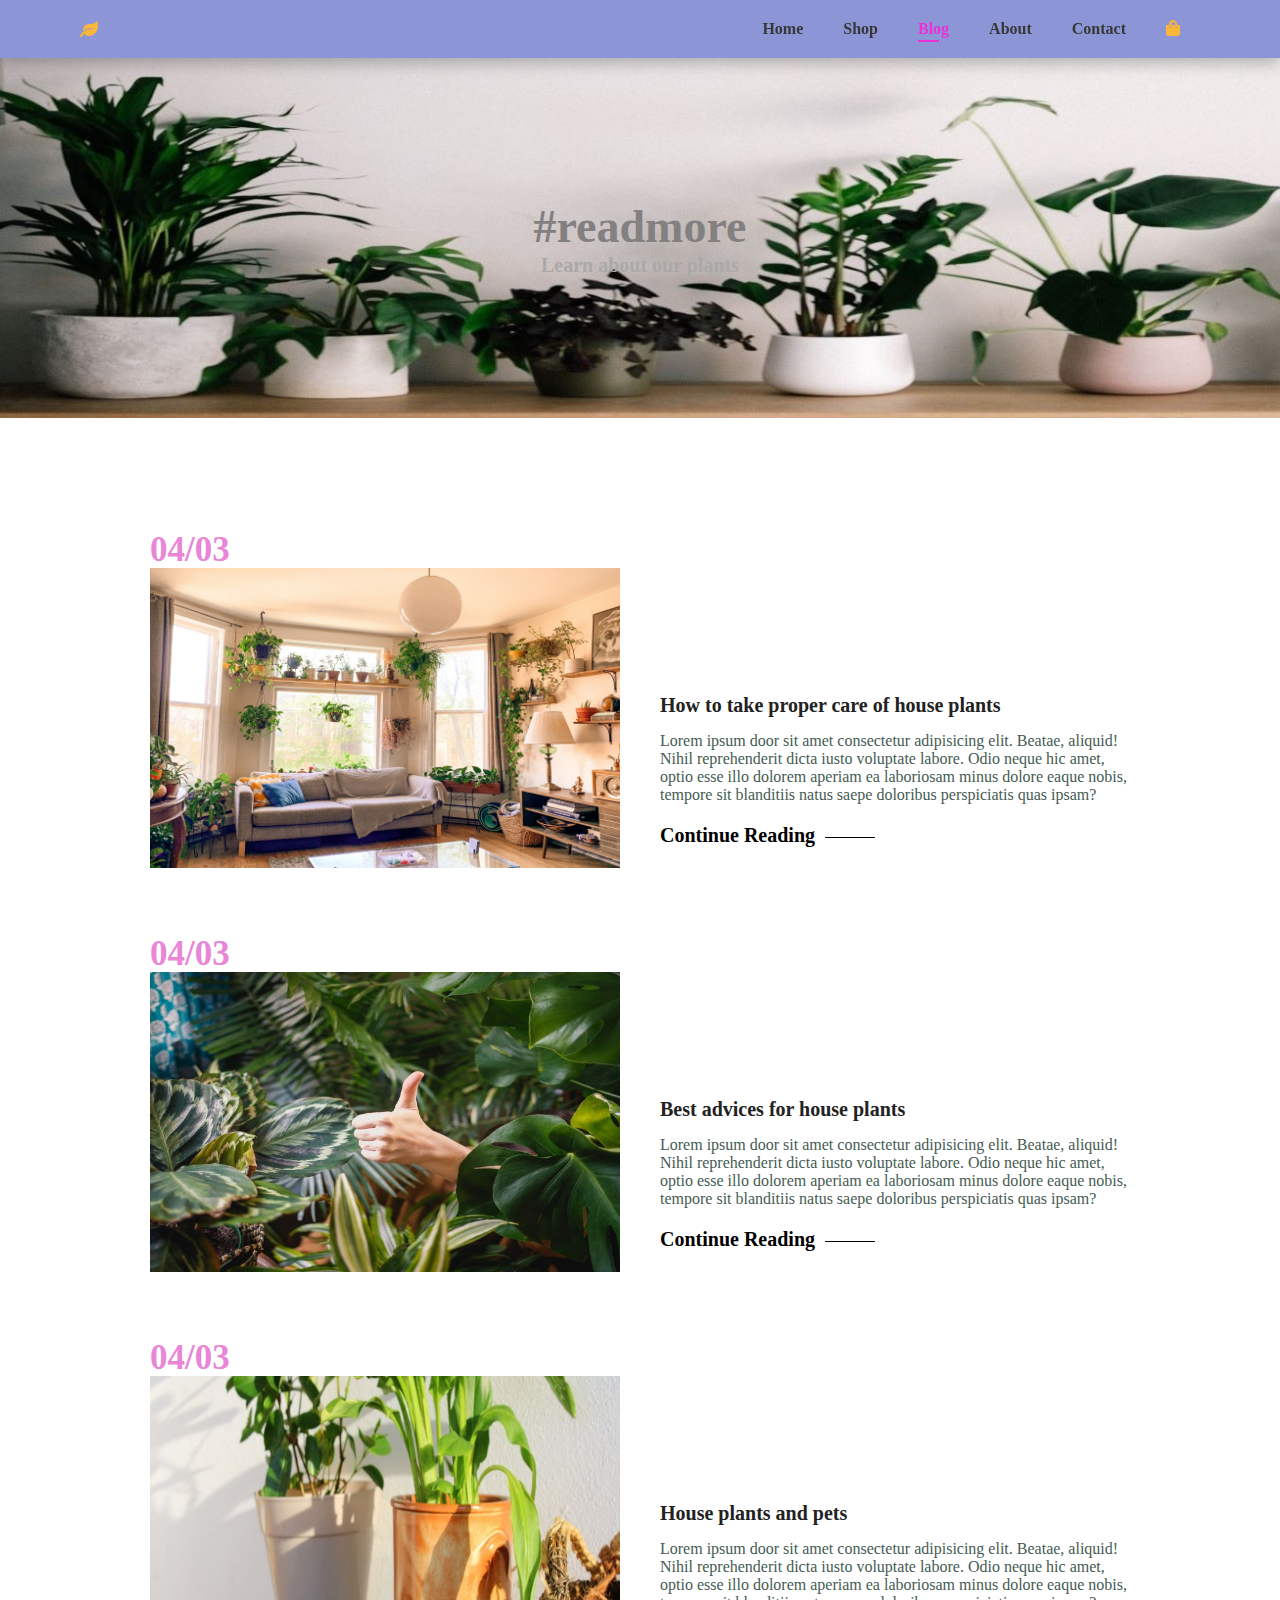
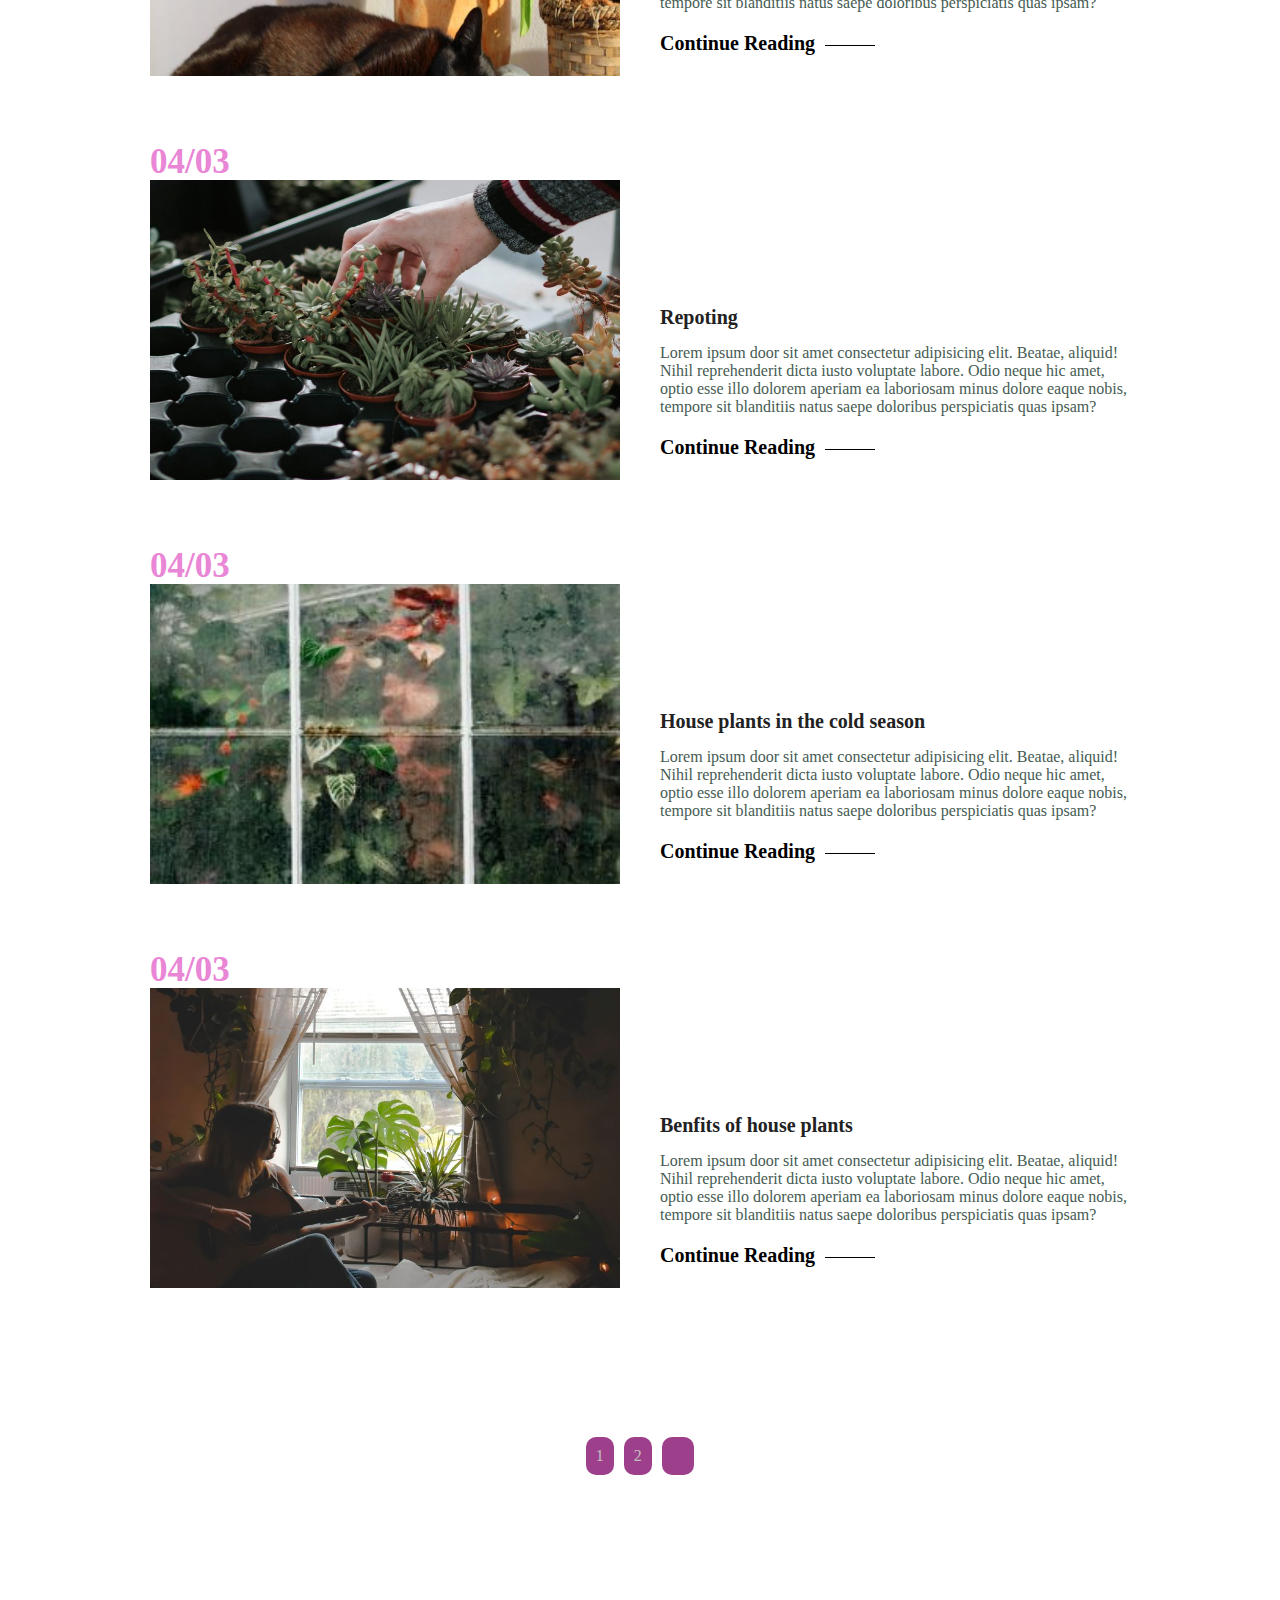
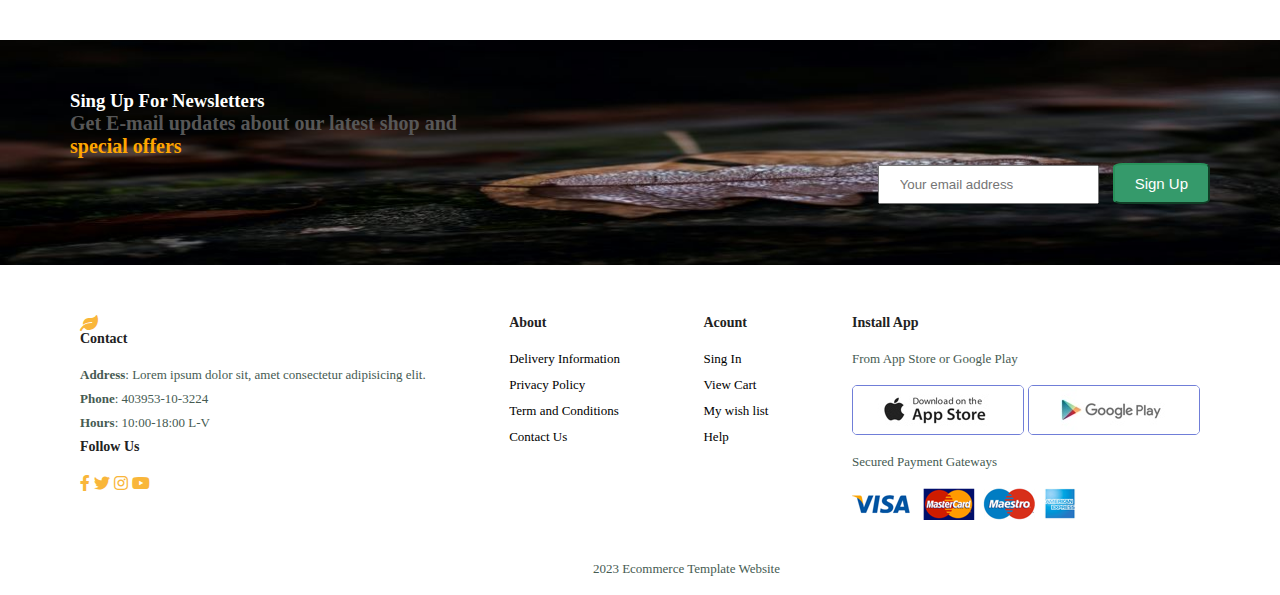
<file: blog.html>
<!DOCTYPE html>
<html lang="en">
<head>
    <meta charset="UTF-8">
    <meta http-equiv="X-UA-Compatible" content="IE=edge">
    <meta name="viewport" content="width=device-width, initial-scale=1.0">
    <link rel="stylesheet" href="style.css">
    <link rel="stylesheet" href="shop.css">
    <link rel="stylesheet" href="https://fonts.googleapis.com/css2?family=Material+Symbols+Outlined:opsz,wght,FILL,GRAD@20..48,100..700,0..1,-50..200" />

    
    <link href="http://cdnjs.cloudflare.com/ajax/libs/font-awesome/4.3.0/css/font-awesome.css" 
  rel="stylesheet"  type='text/css'>
  <link href="//maxcdn.bootstrapcdn.com/font-awesome/4.1.0/css/font-awesome.min.css" rel="stylesheet">
    <link rel="stylesheet" href="https://pro.fontawesome.com/releases/v5.10.0/css/all.css" />
    <title>Document</title>
</head>
<body>
    <section id="header">
        <i class="fa fa-leaf" aria-hidden="true"></i>
    <div> 
        <ul id="navbar">
            <li><a href="index.html">Home</a></li>
            <li><a href="shop.html">Shop</a></li>
            <li><a class="active" href="blog.html">Blog</a></li>
            <li><a href="about.html">About</a></li>
            <li><a href="contact.html">Contact</a></li>
            <li id="lg-bag"><a href="cart.html"><i class="fa fa-shopping-bag" aria-hidden="true"></i></a></li>
            <a href="#" id="close"><i class="far fa-times"></i></a>
        </ul>
    </div>

    <div id="mobile">
        <a href="cart.html"><i class="fa fa-shopping-bag" aria-hidden="true"></i></a>
        <i id="bar" class="fas fa-outdent"></i>
        

    </div>
    </section>


    <section id="blog-header" >
            <h2>#readmore</h2>
            
            <h4>Learn about our plants</h4>
            
    </section>

<section id="blog">
    <div class="blog-box">
        <div class="blog-img">
        <img src="img2/Build-and-Deploy-Ecommerce-Website-main/img/blog/b1.jpg">
        </div>
        <div class="blog-details">
        <h4>How to take proper care of house plants</h4>
        <p>Lorem ipsum door sit amet consectetur adipisicing elit. Beatae, aliquid! Nihil reprehenderit dicta iusto voluptate labore. Odio neque hic amet, optio esse illo dolorem aperiam ea laboriosam minus dolore eaque nobis, tempore sit blanditiis natus saepe doloribus perspiciatis quas ipsam?</p>
        <a href="#">Continue Reading</a>
        </div>
    
    <h1>04/03</h1>
    </div>
    <div class="blog-box">
        <div class="blog-img">
        <img src="img2/Build-and-Deploy-Ecommerce-Website-main/img/blog/b2.jpg">
        </div>
        <div class="blog-details">
        <h4>Best advices for house plants</h4>
        <p>Lorem ipsum door sit amet consectetur adipisicing elit. Beatae, aliquid! Nihil reprehenderit dicta iusto voluptate labore. Odio neque hic amet, optio esse illo dolorem aperiam ea laboriosam minus dolore eaque nobis, tempore sit blanditiis natus saepe doloribus perspiciatis quas ipsam?</p>
        <a href="#">Continue Reading</a>
        </div>
    
    <h1>04/03</h1>
    </div>
    <div class="blog-box">
        <div class="blog-img">
        <img src="img2/Build-and-Deploy-Ecommerce-Website-main/img/blog/b3.jpg">
        </div>
        <div class="blog-details">
        <h4>House plants and pets</h4>
        <p>Lorem ipsum door sit amet consectetur adipisicing elit. Beatae, aliquid! Nihil reprehenderit dicta iusto voluptate labore. Odio neque hic amet, optio esse illo dolorem aperiam ea laboriosam minus dolore eaque nobis, tempore sit blanditiis natus saepe doloribus perspiciatis quas ipsam?</p>
        <a href="#">Continue Reading</a>
        </div>
    
    <h1>04/03</h1>
    </div>
    <div class="blog-box">
        <div class="blog-img">
        <img src="img2/Build-and-Deploy-Ecommerce-Website-main/img/blog/b4.jpg">
        </div>
        <div class="blog-details">
        <h4>Repoting</h4>
        <p>Lorem ipsum door sit amet consectetur adipisicing elit. Beatae, aliquid! Nihil reprehenderit dicta iusto voluptate labore. Odio neque hic amet, optio esse illo dolorem aperiam ea laboriosam minus dolore eaque nobis, tempore sit blanditiis natus saepe doloribus perspiciatis quas ipsam?</p>
        <a href="#">Continue Reading</a>
        </div>
    
    <h1>04/03</h1>
    </div>
    <div class="blog-box">
        <div class="blog-img">
        <img src="img2/Build-and-Deploy-Ecommerce-Website-main/img/blog/b5.jpg">
        </div>
        <div class="blog-details">
        <h4>House plants in the cold season</h4>
        <p>Lorem ipsum door sit amet consectetur adipisicing elit. Beatae, aliquid! Nihil reprehenderit dicta iusto voluptate labore. Odio neque hic amet, optio esse illo dolorem aperiam ea laboriosam minus dolore eaque nobis, tempore sit blanditiis natus saepe doloribus perspiciatis quas ipsam?</p>
        <a href="#">Continue Reading</a>
        </div>
    
    <h1>04/03</h1>
    </div>
    <div class="blog-box">
        <div class="blog-img">
        <img src="img2/Build-and-Deploy-Ecommerce-Website-main/img/blog/b6.jpg">
        </div>
        <div class="blog-details">
        <h4>Benfits of house plants</h4>
        <p>Lorem ipsum door sit amet consectetur adipisicing elit. Beatae, aliquid! Nihil reprehenderit dicta iusto voluptate labore. Odio neque hic amet, optio esse illo dolorem aperiam ea laboriosam minus dolore eaque nobis, tempore sit blanditiis natus saepe doloribus perspiciatis quas ipsam?</p>
        <a href="#">Continue Reading</a>
        </div>
    
    <h1>04/03</h1>
    </div>

</section>



    <section id="pages" class="paragraf">
        <a href="#">1</a>
        <a href="#">2</a>
        <a href="#"><i class="fal fa-long-arrow-alt-right"></i></a>
    </section>

        <section id="hero3">
        <div class="description3">
        <h3>Sing Up For Newsletters</h3>
        <h4>Get E-mail updates about our latest shop and <span>special offers</span></h4>
        </div>
        <div class="buttonSignUp">
            <input id="name" type="text" placeholder="Your email address" required/>
        <button>Sign Up</button>
        </div>
    </section>


    <footer class="paragraf">
        <div class="column">
        <i class="fa fa-leaf" aria-hidden="true"></i>
        <h4>Contact</h4>
        <p><strong>Address</strong>: Lorem ipsum dolor sit, amet consectetur adipisicing elit.</p>
        <p><strong>Phone</strong>: 403953-10-3224</p>
        <p><strong>Hours</strong>: 10:00-18:00 L-V</p>
        <div class="follow">
            <h4>Follow Us</h4>
            <div class="icon">
                <i class="fab fa-facebook-f"></i>
                 <i class="fab fa-twitter"></i>
                  <i class="fab fa-instagram"></i>
                   <i class="fab fa-youtube"></i>
            </div>
            </div>
    </div>
    <div class="column column-pointer">
        <h4>About</h4>
        <a href="#">Delivery Information</a>
        <a href="#">Privacy Policy</a>
        <a href="#">Term and Conditions</a>
        <a href="#">Contact Us</a>   

    </div>

        <div class="column column-pointer">
        <h4>Acount</h4>
        <a href="#">Sing In</a>
        <a href="#">View Cart</a>
        <a href="#">My wish list</a>
        <a href="#">Help</a>   

    </div>

        <div class="column install">
        <h4>Install App</h4>
        <p>From App Store or Google Play</p>
        <div class="row">
            <img src="img2/Build-and-Deploy-Ecommerce-Website-main/img/pay/app.jpg">
            <img src="img2/Build-and-Deploy-Ecommerce-Website-main/img/pay/play.jpg">
            
        </div>
        <p>Secured Payment Gateways</p>
        <img src="img2/Build-and-Deploy-Ecommerce-Website-main/img/pay/pay.png">
    

    </div>

<div class="copyright">
    <p>2023 Ecommerce Template Website</p>
</div>

    </footer>

    <script src="main.js"></script>
</body>
</html>
</file>
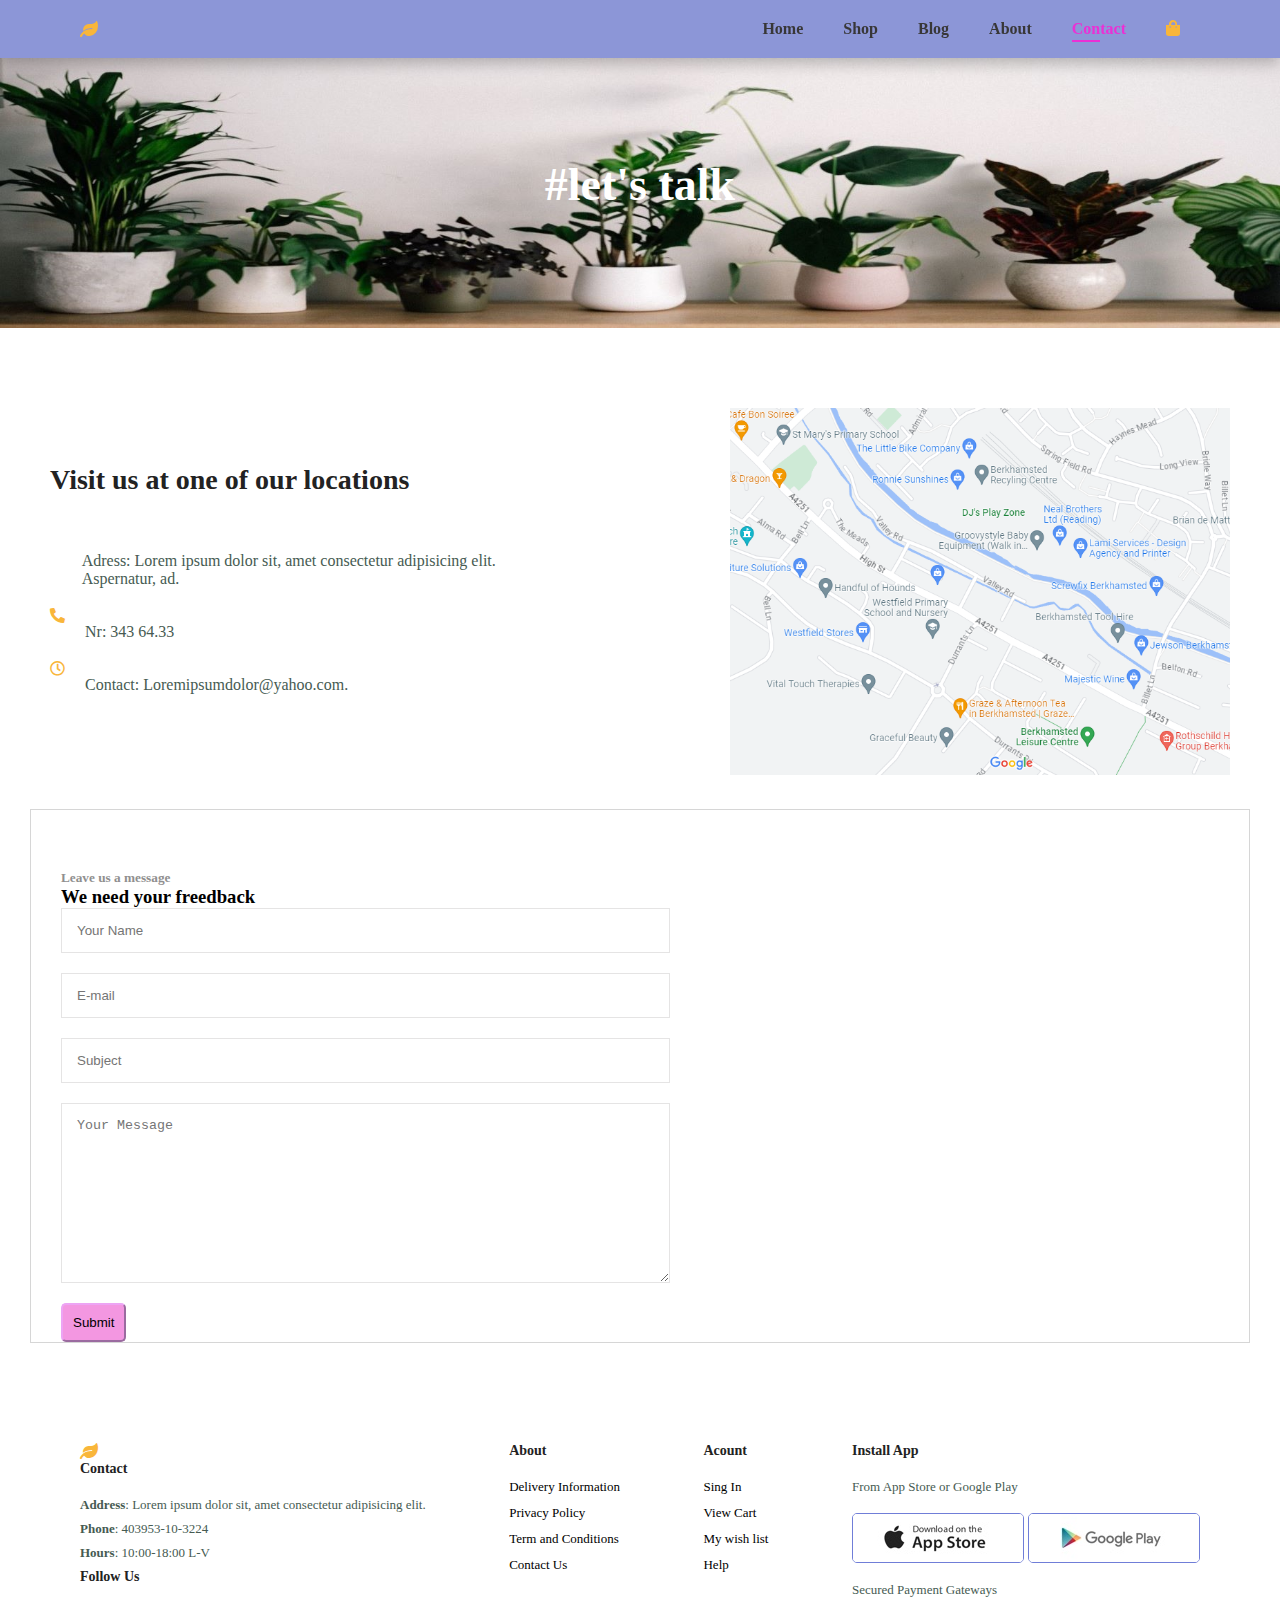
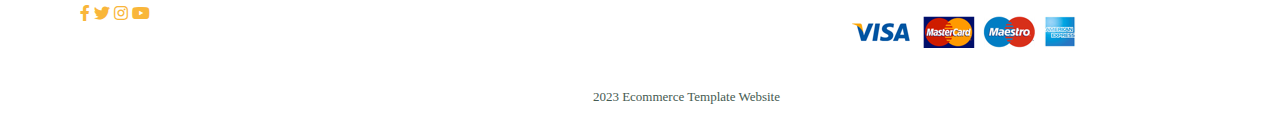
<file: contact.html>
<!DOCTYPE html>
<html lang="en">
<head>
    <meta charset="UTF-8">
    <meta http-equiv="X-UA-Compatible" content="IE=edge">
    <meta name="viewport" content="width=device-width, initial-scale=1.0">
    <link rel="stylesheet" href="style.css">
    <link rel="stylesheet" href="shop.css">
    <link rel="stylesheet" href="https://fonts.googleapis.com/css2?family=Material+Symbols+Outlined:opsz,wght,FILL,GRAD@20..48,100..700,0..1,-50..200" />

    
    <link href="http://cdnjs.cloudflare.com/ajax/libs/font-awesome/4.3.0/css/font-awesome.css" 
  rel="stylesheet"  type='text/css'>
  <link href="//maxcdn.bootstrapcdn.com/font-awesome/4.1.0/css/font-awesome.min.css" rel="stylesheet">
    <link rel="stylesheet" href="https://pro.fontawesome.com/releases/v5.10.0/css/all.css" />
    <title>Document</title>
</head>
<body>
    <section id="header">
        <i class="fa fa-leaf" aria-hidden="true"></i>
    <div> 
        <ul id="navbar">
            <li><a href="index.html">Home</a></li>
            <li><a href="shop.html">Shop</a></li>
            <li><a  href="blog.html">Blog</a></li>
            <li><a href="about.html">About</a></li>
            <li><a class="active" href="contact.html">Contact</a></li>
            <li id="lg-bag"><a href="cart.html"><i class="fa fa-shopping-bag" aria-hidden="true"></i></a></li>
            <a href="#" id="close"><i class="far fa-times"></i></a>
        </ul>
    </div>

    <div id="mobile">
        <a href="cart.html"><i class="fa fa-shopping-bag" aria-hidden="true"></i></a>
        <i id="bar" class="fas fa-outdent"></i>
        

    </div>
    </section>


    <section id="contact-header" >
            <h2>#let's talk</h2>
            
    </section>

<section id="visit-us">
    <div class="visit">
        <h2>Visit us at one of our locations</h2>
        <div>
            <li><i class="fal fa-map"></i>
 <p>Adress: Lorem ipsum dolor sit, amet consectetur adipisicing elit. Aspernatur, ad.</p>
    </li>
    <li><i class="fas fa-phone-alt"></i><p>Nr: 343 64.33</p>
    </li>
    <li>
    <i class="far fa-clock"></i><p>Contact:  Loremipsumdolor@yahoo.com.</p></li>
    </div>
    </div>
    <div class="map">
        <img src="img2/Build-and-Deploy-Ecommerce-Website-main/img/banner/Screenshot 2023-03-06 194636.png">
    </div>
    
</section>

<section id="form">
    <form action="">

    <h5>Leave us a message</h5>
    <h3> We need your freedback</h3>

    <input type="text" placeholder="Your Name">
    <input type="email" placeholder="E-mail">
    <input type="text" placeholder="Subject">
    <textarea name="" id="" cols="30" rows="10" placeholder="Your Message"></textarea>
    
    <button>Submit</button>
    </form>



</section>


    <footer class="paragraf">
        <div sclass="column">
        <i class="fa fa-leaf" aria-hidden="true"></i>
        <h4>Contact</h4>
        <p><strong>Address</strong>: Lorem ipsum dolor sit, amet consectetur adipisicing elit.</p>
        <p><strong>Phone</strong>: 403953-10-3224</p>
        <p><strong>Hours</strong>: 10:00-18:00 L-V</p>
        <div class="follow">
            <h4>Follow Us</h4>
            <div class="icon">
                <i class="fab fa-facebook-f"></i>
                 <i class="fab fa-twitter"></i>
                  <i class="fab fa-instagram"></i>
                   <i class="fab fa-youtube"></i>
            </div>
            </div>
    </div>
    <div class="column column-pointer">
        <h4>About</h4>
        <a href="#">Delivery Information</a>
        <a href="#">Privacy Policy</a>
        <a href="#">Term and Conditions</a>
        <a href="#">Contact Us</a>   

    </div>

        <div class="column column-pointer">
        <h4>Acount</h4>
        <a href="#">Sing In</a>
        <a href="#">View Cart</a>
        <a href="#">My wish list</a>
        <a href="#">Help</a>   

    </div>

        <div class="column install">
        <h4>Install App</h4>
        <p>From App Store or Google Play</p>
        <div class="row">
            <img src="img2/Build-and-Deploy-Ecommerce-Website-main/img/pay/app.jpg">
            <img src="img2/Build-and-Deploy-Ecommerce-Website-main/img/pay/play.jpg">
            
        </div>
        <p>Secured Payment Gateways</p>
        <img src="img2/Build-and-Deploy-Ecommerce-Website-main/img/pay/pay.png">
    

    </div>

<div class="copyright">
    <p>2023 Ecommerce Template Website</p>
</div>

    </footer>

    <script src="main.js"></script>
</body>
</html>
</file>
<file: style.css>
@import url("https://fonts.googleapis.com/css2?family=Spartan:wght@100;200;300;400;500;600;700;800;900&dispaly=swap");


*{
    margin: 0;
    padding: 0;
    box-sizing: border-box;
    font-family: "Spartan"n sans-serif;
}

h1{
    font-size: 50px;
    line-height: 64px;
    color: rgb(235, 48, 213);;
}

h2 {
    font-size: 46px;
    line-height: 54px;
    color: #222;
}

h4 {
    font-size: 20px;
    color: #222;
}

h6 {
    font-weight: 700;
    font-size:12px
}


p {
    font-size: 16px;
    margin:15px 0 20px 0;
    color: #465b52;
}

.paragraf{
    padding: 40px 80px;
}


.section-m1{
    margin: 400px 0;
}


body{
    width: 100%;
}

#header{
    z-index: 10;
    display: flex;
    align-items: center;
    justify-content: space-between;
    padding: 20px 80px;
    background: #8c96d7;
    box-shadow: 0 5px 15px rgba(0,0,0,0.26) ;
    position: sticky;
    top: 0;
    left: 0;

}

#navbar{
    display: flex;
    align-items: center;
    justify-content: center;
    
}

#navbar li{
    list-style: none;
    padding:0 20px;
    position: relative;
}

#navbar li a{
    font-size: 16px;
    font-weight: 600;
    text-decoration: none;
    color:rgb(56, 55, 55);
    transition: 0.5s ease;
}

#navbar li a:hover,
#navbar li a.active{
    color: rgb(235, 48, 213);
    
}

#navbar li a.active::after,
#navbar li a:hover::after{
    content:"";
    background:rgb(235, 48, 213);
    width:30%;
    position:absolute;
    bottom: -4px; 
    left: 20px;
    height: 2px;
}
#navbar.active{
    right: 0px;
}



#hero button{
    color: rgb(235, 48, 213);
    padding: 15px 80px;
    background-color: transparent;
    
    border:0;
    background-repeat: no-repeat;
    cursor: pointer;
        font-weight: 700;
        font-size: 15px;
        
    
}


#mobile {
    display: none;
    align-items: center;
}

#close{
    display: none;
}

#hero {
    background-image: url("img/banner/hero4.png");
    background-position: top 25% right 0;
    height: 90vh;
    width: 100%;
    display: flex;
    align-items: flex-start;
    justify-content: center;
    flex-direction: column;
    background-size: cover;
    padding: 0 80px;
    margin-bottom: 60px;
}

h5{
    color:rgb(144, 143, 143);
}

#feature{
    
    padding: 40px 80px; 
}

#feature .fe-box{
    width: 180px;
    text-align: center;
    padding: 25px 15px;
    box-shadow: 20px 20px 50px rgba(0, 0, 0, 0.06);
    border: 1px solid #edd4e1;
    border-radius: 4px;
    margin: 15px 0;
    
}

#feature .fe-box:hover{
    box-shadow: 10px 10px 80px rgba(5, 5, 5, 0.06);
}

#feature .fe-box p{
    padding: 9px 8px 6px 8px;
    line-height: 1;
    border-radius: 4px;
    color:#f3f3f3;
    background-color: #707ed8;
    display: inline-block;
}

#feature .fe-box img{
    width: 100%;
    margin-bottom: 10px;
}

#feature{
    display: flex;
    align-items: center;
    flex-wrap:wrap;
    justify-content: space-between;
}

#product1{
    text-align: center;
    margin-top: 60px;

}
#product1 .pro-container{
    
    display: flex;
    justify-content: space-between;
    padding-top: 20px;
    flex-wrap: wrap;

}
#product1 .pro{
    width:23%;
    min-width: 250px;
    padding: 10px 12px;
    border: 1px solid #cce7d0;
    border-radius: 25px;
    cursor: pointer;
    
    margin: 15px 0;
    transition: 0.2s ease;
    position: relative;
    
}

#product1 .pro:hover{
    box-shadow: 20px 20px 30px rgba(0, 0, 0, 0.5);
}

#product1 .pro img {
    width: 100%;
    border-radius: 20px;

}

#product1 .pro .des{
    text-align: start;
    padding: 10px 0;
}

#product1 .pro .des span{
    color: #606063;
    font-size: 12px;
}

#product1 .pro .des h1{
    padding-top: 7px;
    color: #1a1a1a;
    font-size: 14px;
}


#product1 .pro .des i{
    font-size: 12px;
    color: rgb(245, 181, 6);

}


#product1 .pro .des h4{
    padding-top: 7px;
    font-size: 18px;
    color: rgb(245, 73, 162);
}

#product1 .pro .cart{
    width: 40px;
    height: 40px;
    line-height: 40px;
    border-radius: 50px;
    background-color: white;
    font-weight: 500;
    color: rgb(218, 149, 223);
    border: 1px solid rgb(238, 176, 187);
    position: absolute;
    bottom: 20px;
    right: 10px;
}

#hero2{
    background-image: url("img2/Build-and-Deploy-Ecommerce-Website-main/img/banner/b2.jpg");
    height: 40vh;
    top: 50px;
    width: 100%;
    background-size: cover;
    background-position: center;
    margin-top: 70px;
    
}

#hero2 h2{
    color: white;
}
#hero2 span{
    color: rgb(44, 23, 79);
}

#hero2 div{
    padding: 50px;
}
#hero2 button {
    cursor: pointer;
    font-size: 15px;
    padding: 15px 30px;
    border-radius: 10%;
    background-color: white;
    border-color: white;
    margin: 20px;
    font-weight: 600;
    transition: 0.2;
}

#hero2 button:hover{
    background-color: rgb(16, 5, 36);
    color: white;
}

#hero2 h4{
    color: rgb(157, 156, 156);
}


#product2{
    text-align: center;
    margin-top: 50px;
}



#product2 .pro-container2{
    display: flex;
    justify-content: space-between;
    padding-top: 40px;
    flex-wrap: wrap;
}


#product2 .pro2{
    width: 23%;
    min-width: 250px;
    padding: 10px 12px;
    border: 1px solid #cce7d0;
    border-radius: 25px;
    cursor: pointer;
    margin: 15px 0;
    transition: 0.2s ease;
        position: relative;
    display: wrap;
}


#product2 .pro2:hover {
    box-shadow: 20px 20px 30px rgba(0, 0, 0, 0.5);
}


#product2 .pro2 img{
    width: 100%;
    border-radius: 20px;
}

#product2 .pro2 .des2 {
    text-align: start;
    padding: 10px 0;
}


#product2 .pro2 .des2 span {
    color: #606063;
    font-size: 12px;
}

#product2 .pro2 .des2 h1 {
    padding-top: 7px;
    color: #1a1a1a;
    font-size: 14px;
}


#product2 .pro2 .des2 i {
    font-size: 12px;
    color: rgb(245, 181, 6);

}


#product2 .pro2 .des2 h4 {
    padding-top: 7px;
    font-size: 18px;
    color: rgb(245, 73, 162);
}


#product2 .pro2 .cart {
    width: 40px;
    height: 40px;
    line-height: 40px;
    border-radius: 50px;
    background-color: white;
    font-weight: 500;
    color: rgb(218, 149, 223);
    border: 1px solid rgb(238, 176, 187);
    position: absolute;
    bottom: 20px;
    right: 10px;
}



#sm-banner .banner0 {
    background-image: url("img2/Build-and-Deploy-Ecommerce-Website-main/img/banner/b17.jpg");
    height: 50vh;
    min-width: 580px;
    background-size: cover;
    background-position: center;
    display: flex;
    flex-direction: column;
    justify-content: center;
    align-items: flex-start;
    margin: 10px;
    color: white;
    padding-left: 30px;

}

#sm-banner .banner0 button{
    margin-top: 20px;
}

#sm-banner .banner0 h2{
    color: white;
}

#sm-banner .banner0 button {
    cursor: pointer;
    font-size: 15px;
    padding: 15px 30px;
    border-radius: 10%;
    background-color: white;
    border-color: white;
    margin: 10px;
    font-weight: 600;
    transition: 0.2;
}

#sm-banner .banner0 button:hover {
    background-color: rgb(148, 52, 244);
    color: rgb(255, 255, 255);
}
#sm-banner {
    display: flex;
    justify-content: center;
    flex-wrap: wrap;
    
}

#sm-banner .banner01{
    background-image: url("img2/Build-and-Deploy-Ecommerce-Website-main/img/banner/b10.jpg");
}


#ss-banner .banner-ss1{
    background-image: url("img2/Build-and-Deploy-Ecommerce-Website-main/img/banner/b17.jpg");
        height: 35vh;
        width: 380px;
        background-size: cover;
        background-position: center;
        display: flex;
        flex-direction: column;
        justify-content: center;
        align-items: flex-start;
        margin: 10px;
        color: white;
        padding-left: 30px;
}

#ss-banner {
    display: flex;
    justify-content: center;
    flex-wrap: wrap;
    padding-top: 30px;

}

#ss-banner h4{
    color:white;
}

#ss-banner h5 {
    color: rgb(148, 21, 232);
}

#ss-banner .banner-ss1{
    background-image: url("img2/Build-and-Deploy-Ecommerce-Website-main/img/banner/b14.png");
}
#ss-banner .banner-ss3{
    background-image: url("img2/Build-and-Deploy-Ecommerce-Website-main/img/banner/b18.jpg");
    
}

#ss-banner .banner-ss2 {
    background-image: url("img2/Build-and-Deploy-Ecommerce-Website-main/img/banner/b7.jpg");

}

#hero3 {
    background-image: url("img2/Build-and-Deploy-Ecommerce-Website-main/img/banner/b1.jpg");
    height: 25vh;
    top: 50px;
    width: 100%;
    background-size: cover;
    background-position: center;
    margin-top: 70px;
    position:relative;

}

#hero3 h3 {
    color: white;
}

#hero3 h4 span {
    color: rgb(255, 166, 0);
}

#hero3 div {
    padding: 50px;
}

#hero3 h4{
    color:#575757;
}

#hero3 button {
    cursor: pointer;
    font-size: 15px;
    padding: 10px 20px;
    border-radius: 10%;
    background-color: rgb(53, 154, 107);
    border-color: rgb(40, 146, 91);
    margin: 10px;
    font-weight: 400;
    transition: 0.2;
    color: white;
}

#hero3 button:hover {
    background-color: rgb(32, 12, 70);
    color: white;
    border-color: #707ed8;
}

#name{

padding: 10px 20px;
}

#hero3 .description3{
    background-size: cover;
    background-position: center;
    display: flex;
    flex-direction: column;
    justify-content: center;
    align-items: flex-start;
    margin: 10px;
    width: 40%;
    padding-left: 60px;
}

#hero3 .buttonSignUp{
    position: absolute;
    bottom: 1px;
    right: 10px;
    
}

footer{
    display:flex;
    flex-wrap: wrap;
    justify-content: space-between;
    margin-top:60px;
}


footer .column{
    display: flex;
    align-items: flex-start;
    
    margin-bottom: 20px;
    flex-direction: column;
}

footer .logo{
    margin-bottom: 30px;
}

footer h4{
    font-size: 14px;
    padding-bottom: 20px;
}

footer p{
    font-size: 13px;
    
    margin: 0 0 8px 0;
}

footer a {
    font-size: 13px;
    color:black;
    margin-bottom: 10px;
    text-decoration: none;

}
footer{
    position: relative;
}

.copyright{
    position:absolute;
    display: flex;
    justify-content: center;
    right: 500px;
    bottom: 10px;
}


i{
    color:rgb(249, 182, 58);
    cursor: pointer;
}


footer .install .row img{
    border: 1px solid #707ed8;
    border-radius: 5px;
}


footer .install img{
    margin: 10px 0 15px 0;
}


footer .column-pointer{
    cursor: pointer;
}

footer a:hover{
    color: #707ed8;
}







/*Shop*/

#shop-header{
    height: 40vh;
    background-image: url("img2/Build-and-Deploy-Ecommerce-Website-main/img/banner/b1.jpg");
    text-align: center;
    width: 100%;
    background-size: cover;
    display: flex;
    justify-content: center;
    text-align: center;
    flex-direction: column;
    padding: 15px;
}

#shop-header h2 {
    color: rgb(193, 190, 190);
}

#shop-header h4 {
    color: rgb(193, 190, 190);
}


    #pages{
        display: flex;
            justify-content: center;
            text-align: center;
            
    }

#pages a{
    color: rgb(194, 193, 193);
      
        margin: 5px;
        text-decoration: none;
        padding: 10px;
        background-color: #9e3f8b;
        border-radius: 10px;
        
}

#prodetails{
    display: flex;
    margin-top:20px;
}

#prodetails .single-pro-image{
    width: 40%;
    margin-right: 50px;
}

.small-img-grup{
    display: flex;
    justify-content: space-between;
    cursor: pointer;
    
}

.small-img-col{
    flex-basis: 23%;
    margin-left: 5px;
    
    
}


#prodetails button{
        color: rgb(251, 244, 244);
            margin: 5px;
            text-decoration: none;
            padding: 10px;
            cursor: pointer;
            background-color: #306e42;
            border-radius: 5px;
            border: 0;
            padding: 15px;
        
        }


#prodetails .single-pro-details{
    width: 50%;
    padding-top: 30px;
}

#prodetails .single-pro-details h4{
    padding: 40px 0 20px 0;
}

#prodetails .single-pro-details h2{
    font-size: 25px;
}

#prodetails .single-pro-details select{
    display: block;
    padding: 5px 10px;
    margin-bottom: 10px;
}

#prodetails .single-pro-details input{
    width: 50px;
    height: 45px;
    padding-left: 10px;
    font-size: 15px;
    margin-right: 10px;
}
#prodetails .single-pro-details input:focus{
    outline: none;
}


#prodetails .single-pro-details span{
    line-height: 25px;
    color: rgb(73, 72, 72);
}

/*blog*/

#blog-header{
        height: 40vh;
            background-image: url("img2/Build-and-Deploy-Ecommerce-Website-main/img/banner/b19.jpg");
            text-align: center;
            width: 100%;
            background-size: cover;
            display: flex;
            justify-content: center;
            
            flex-direction: column;
            padding: 15px;
}

#blog-header h2 {
    color: rgb(130, 128, 128);
   
}

#blog-header h4 {
    color: rgb(170, 169, 169);
    
    
}

#blog{
    
    padding: 150px 150px 0px 150px;
}

#blog .blog-box{
    display: flex;
    width: 100%;
    align-items: center;
    position:relative;
}

#blog .blog-img{
    width: 50%;
    margin-right: 40px;
    z-index: 2;
    padding-bottom: 100px;
}

#blog img{
    width: 100%;
    height: 300px;
    object-fit: cover;
}

#blog .blog-details{
    width: 50%;

}

#blog .blog-details a{
    text-decoration: none;
    color:black;
    cursor: pointer;
    font-weight: 600;
    font-size: 20px;
    position: relative;
    transition: 0.5s;
}

#blog .blog-details a::after{
    content:"";
    width: 50px;
    height: 1px;
    background-color: black;
    position: absolute;
    top: 13px;
    right: -60px;
    
}


#blog .blog-details a:hover{
    color:rgb(45, 112, 45);
}

#blog .blog-details a:hover::after{
    background-color: #306e42;
} 

#blog .blog-box h1{
    position:absolute;
    top: -50px;
    left: 0px;
    font-size: 35px;
    color:#e986d5;
}


#about-header{
    background-image: url("img2/Build-and-Deploy-Ecommerce-Website-main/img/about/banner.jpg");
    display: flex;
    background-size: cover;
    height: 250px;
    justify-content: center;
        text-align: center;
        flex-direction: column;
}

#about-header h2{
    color: white;

}

#about-header h4 {
    color:white;
}

#about-us{
    display: flex;
}

#about-us img{
    width: 500px;
    margin: 50px;
    align-items: center;

    
    }

#about-us .who-we-are{
    margin-top: 60px;
    margin-right: 40px;

  
}

#about-us .who-we-are p{
    margin-top: 50px;
    
}

#app .video video{
    display: flex;
    width: 500px;
    justify-content: center;
    margin-left: 350px;
}

#app a{
    color:#e986d5;
}

#app h2{
        display: flex; 
        justify-content: center;
        margin-bottom: 30px;
         
}


/*contact*/

#contact-header{
    background-image: url("img2/Build-and-Deploy-Ecommerce-Website-main/img/banner/b19.jpg");
    height: 270px;
    background-size: cover;
}

#contact-header h2{
    color: white;
    display: flex;
    justify-content: center;
    align-items: center;
    padding-top: 100px;
}

#visit-us .map img{
    width: 500px;
    margin-top: 80px;
    margin-right: 50px;
    
    
}

#visit-us  {
   display: flex;
   align-items: center;
   justify-content: space-between;
    
}
#visit-us .visit{
    width: 40%;
    margin-left: 50px;
    margin-top: 60px
}

#visit-us .visit li{
    list-style: none;
    display: flex;
 
}
#visit-us .visit h2{
    font-size: 28px;
    margin-bottom: 30px;
}

#visit-us .visit i{
    font-size: 15px;
    padding-right: 20px;
}

#form form{
    display: flex;
    width: 50%;
    flex-direction: column;
    align-items: flex-start;
    padding-top: 60px;
    margin-left: 30px;
    
    
}

#form form input, #form form textarea{
    width: 100%;
    margin-bottom: 20px;
    padding: 14px 15px;
    outline: none;
    border: 1px solid #e1e0e0e1;
}

#form button{
    border-color: #eda4f4;
    background-color: #f397e1;
    border-radius: 5px;
    padding: 10px;
}


#form{
    margin: 30px;
    padding: 80;
    border: 1px solid #cccc;
    display: flex;
    justify-content: space-between;
}



/*shopping-card*/


#products {
    padding-top: 50px;
    padding-left: 50px;
    padding-right: 80px;
}

#products table tbody tr td img{
    width: 80px;
    margin-right: 140px;
}


#products table tbody tr td input{
   width: 40px;
   height: 40px;
   text-align: center;
}

#products table tbody tr td{ 
    padding-top: 40px;
}

#products table thead tr td{
    padding-bottom: 20px;
    font-weight: 600;
   
}

#products table {
    width: 100%;
    white-space: nowrap;
    border-collapse: collapse;
    table-layout: fixed;
}

#products table tbody tr .subtotal{
    font-weight: 600;
    font-weight: 18px;
}



#products table thead{
    border: 2px solid rgb(213, 210, 210);
    border-right: none;
    border-left: none;
    
}


#products table thead td{
    padding: 18px 0;
}


#coupon{
    margin-top: 120px;
    margin-left: 50px;
}

#coupon .apply h4{
    margin-bottom: 20px;
    
}

#coupon .apply button{
    margin-left: 10px;
    background-color: #503668;
    color: white;
    padding: 10px;
    border-radius: 5px;
    cursor: pointer;
    
}

#coupon .apply input{
    padding: 10px;
}

#coupon{
    display: flex;
    justify-content: space-between;
    flex-wrap: wrap;
   
}

#coupon .cart{
    border: 1px solid rgb(215, 214, 214);
    padding: 40px;
    margin-right: 120px;
    border-collapse: collapse;
    
}


#coupon  table td{
    border: 1px solid rgb(207, 206, 206);
    padding: 10px 100px 10px 10px;
    
    
}


#coupon .cart h4{
    margin-bottom: 10px;
}

#coupon .cart button {
    margin-left: 10px;
    background-color: #564892;
    color: white;
    padding: 10px;
    border-radius: 5px;
    cursor: pointer;
    margin-top: 20px;
    border-color: #5b56b2;
    font-size: 16px ;

}














@media (max-width:799px) {
    .paragraf {
        padding: 40px 40px;
    }

    #navbar {
        display: flex;
        align-items: flex-start;
        justify-content: flex-start;
        flex-direction: column;
        position: fixed;
        height: 100vh;
        width: 300px;
        background-color: #E3E6F3;
        box-shadow: 0 40px 60px rgba(0, 0, 0, 0.1);
        top: 0;
        right: -300px;
        padding: 80px 0 0 10px;
        color: rgb(14, 12, 12);

    }

    #navbar.active {
        right: 0px;
    }

    #navbar li {
        margin-bottom: 25px;
    }

    #mobile {
        display: flex;
        align-items: center;
    }

    #mobile i {
        color: #222;
        font-size: 24px;
        padding-left: 20px;
    }

    #close {
        position: absolute;
        top: 30px;
        left: 30px;
        font-size: 24px;
        display: initial;
    }

    #lg-bag {
        display: none;
    }

    #hero {
        height: 70vh;
        padding: 0 80px;
        background-position: top 30% right 30%;
    }

    #feature {
        justify-content: center;
    }

    #feature .fe-box {
        margin: 15px;
    }

    #product1 .pro-container {
        justify-content: center;

    }

    #product1 .pro {
        margin: 15px;
    }

    #product2 .pro-container2 {
        justify-content: center;

    }

    #product2 .pro2 {
        margin: 15px;
    }

    #sm-banner .banner0 {
        min-width: 100%;
        height: 30vh;
    }

    #ss-banner {
        padding: 0 40px;
    }

    #hero3 .description3 h4 {
        font-size: 12px;
    }
    /*contact*/

    #form{
        padding: 40px;
    }

    #form form{
        width: 50%;
    }


}


@media (max-width:477px) {
    .paragraf {
        padding: 20px;
    }

    #header {
        padding: 10px 30px;
    }

    #hero {
        padding-left: 10px;
        background-position: 60%;
    }

    #hero h1 {
        font-size: 30px;
    }

    #feature .fe-box {
        width: 105px;
        margin: 0 0 15px 0;
        padding: 10px;
        margin: 5px;
    }

    #product1 h2 {
        padding-top: 35px;
    }

    #hero2 {
        height: 40vh;
    }

    #product1 .pro {
        width: 100%;
    }

    #product1 .pro2 {
        width: 100%;
    }

    #hero3 .description3 {
        width: 100%;


    }

    #hero3 .description3 h4 {
        color: rgb(130, 128, 128);
        font-size: 15px;
        text-align: start;
    }

    #hero3 .buttonSignUp {
        width: 100%;
        padding-bottom: 0;
    }

    /*Single Product*/
    #prodetails {
        display: flex;
        flex-direction: column;
    }

    #prodetails .single-pro-image {
        width: 100%;
        margin-right: 0;
    }

    #prodetails .single-pro-details {
        width: 100%;

    }


    /*blog*/

    #blog {
        padding: 100px 20px 0 20px;
    }

    #blog .blog-box {
        display: flex;
        flex-direction: column;
        align-items: flex-start;
    }

    #blog .blog-img {
        width: 100%;
        margin-bottom: 30px;
        margin-right: 0;
    }

    #blog .blog-details {
        width: 100%;
    }

    /*about*/


    #about-us {
        flex-direction: column;
    }

    #about-us div {
        padding-left: 0;
    }

    #about-us img {
        margin-bottom: 20px;
        width: 100%;
    }

    app .video {
        width: 100%;
    }

    /*contact*/

    #visit-us .visit{
        width:100%;
    }
    #visit-us{
        padding: 30px 10px;
        flex-direction: column;
        flex-wrap: wrap;
        margin:10px;
    }

    #from form{

        width: 100%;
        margin-bottom: 30px;
    }
   

}
</file>
<file: shop.css>
#product2 {
   
    margin-top: 0px;
   
}

#product1 {

    margin-bottom: 0px;

}
</file>
